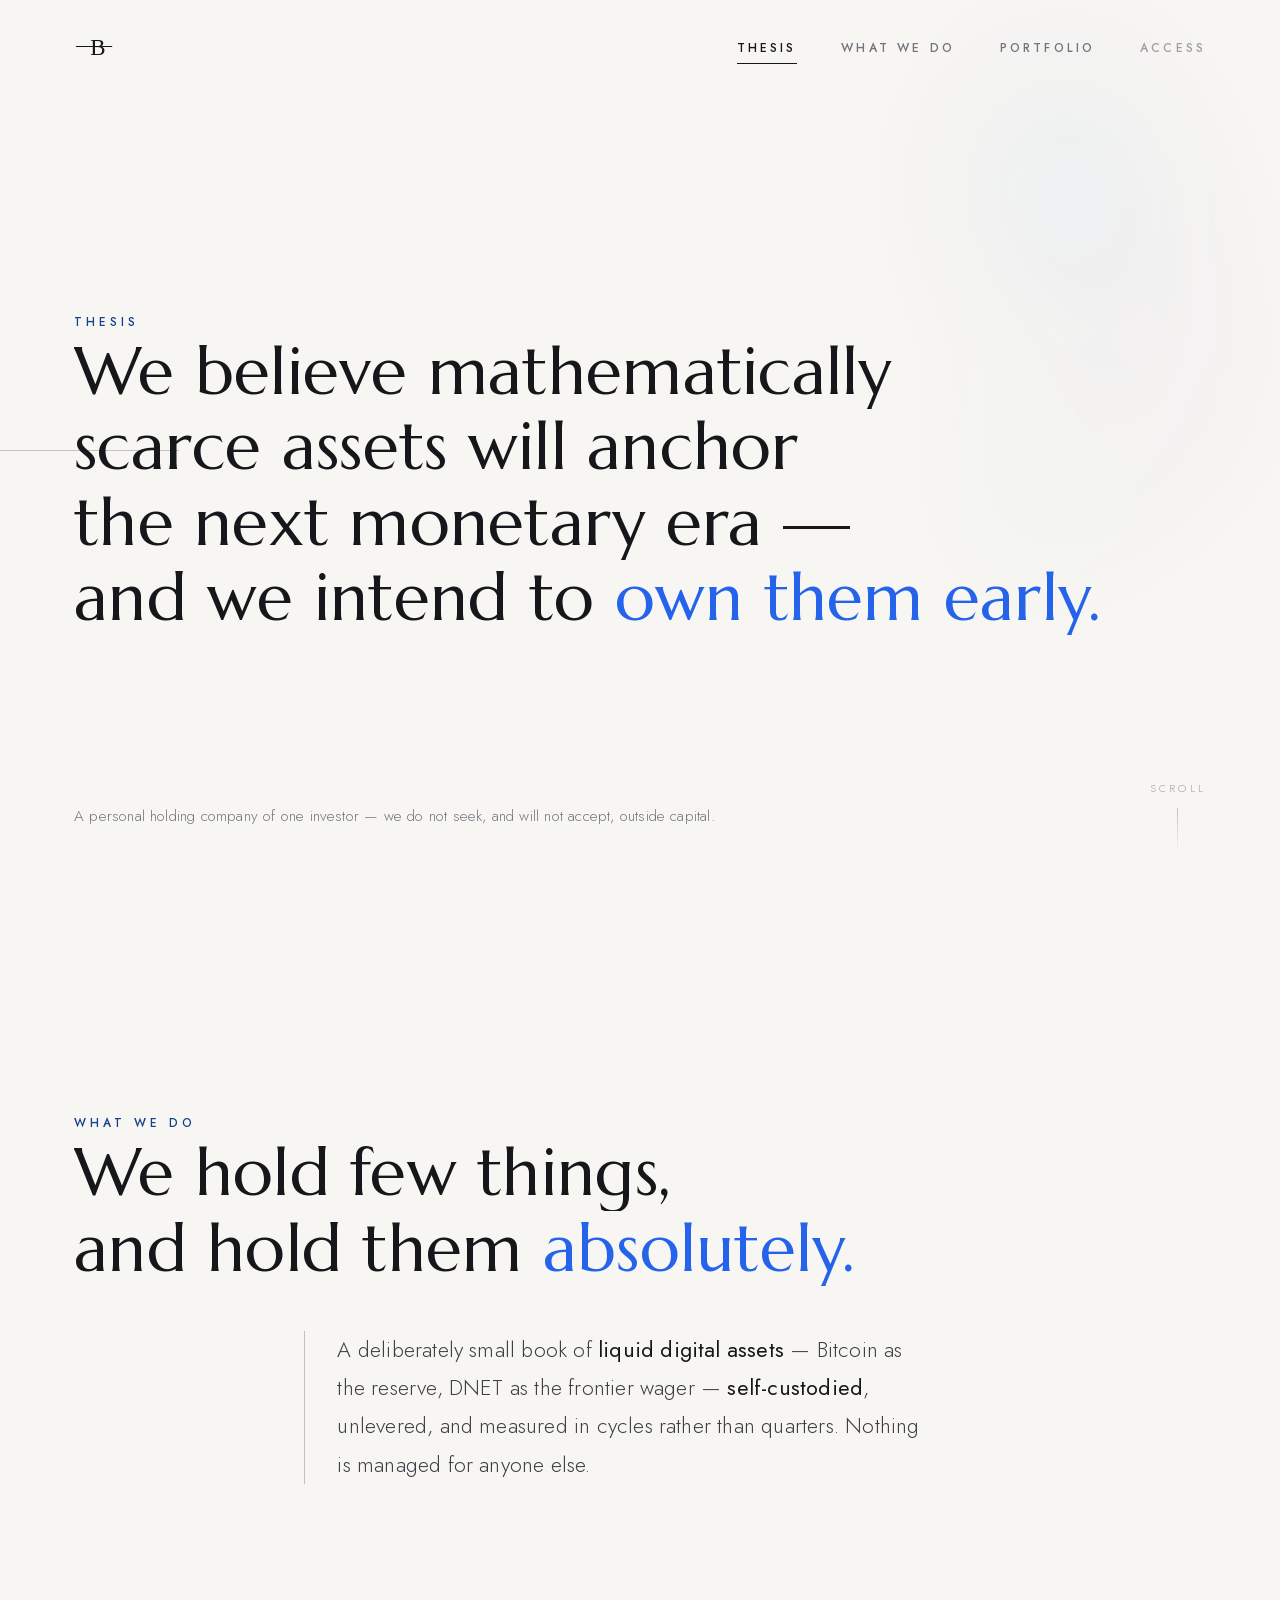
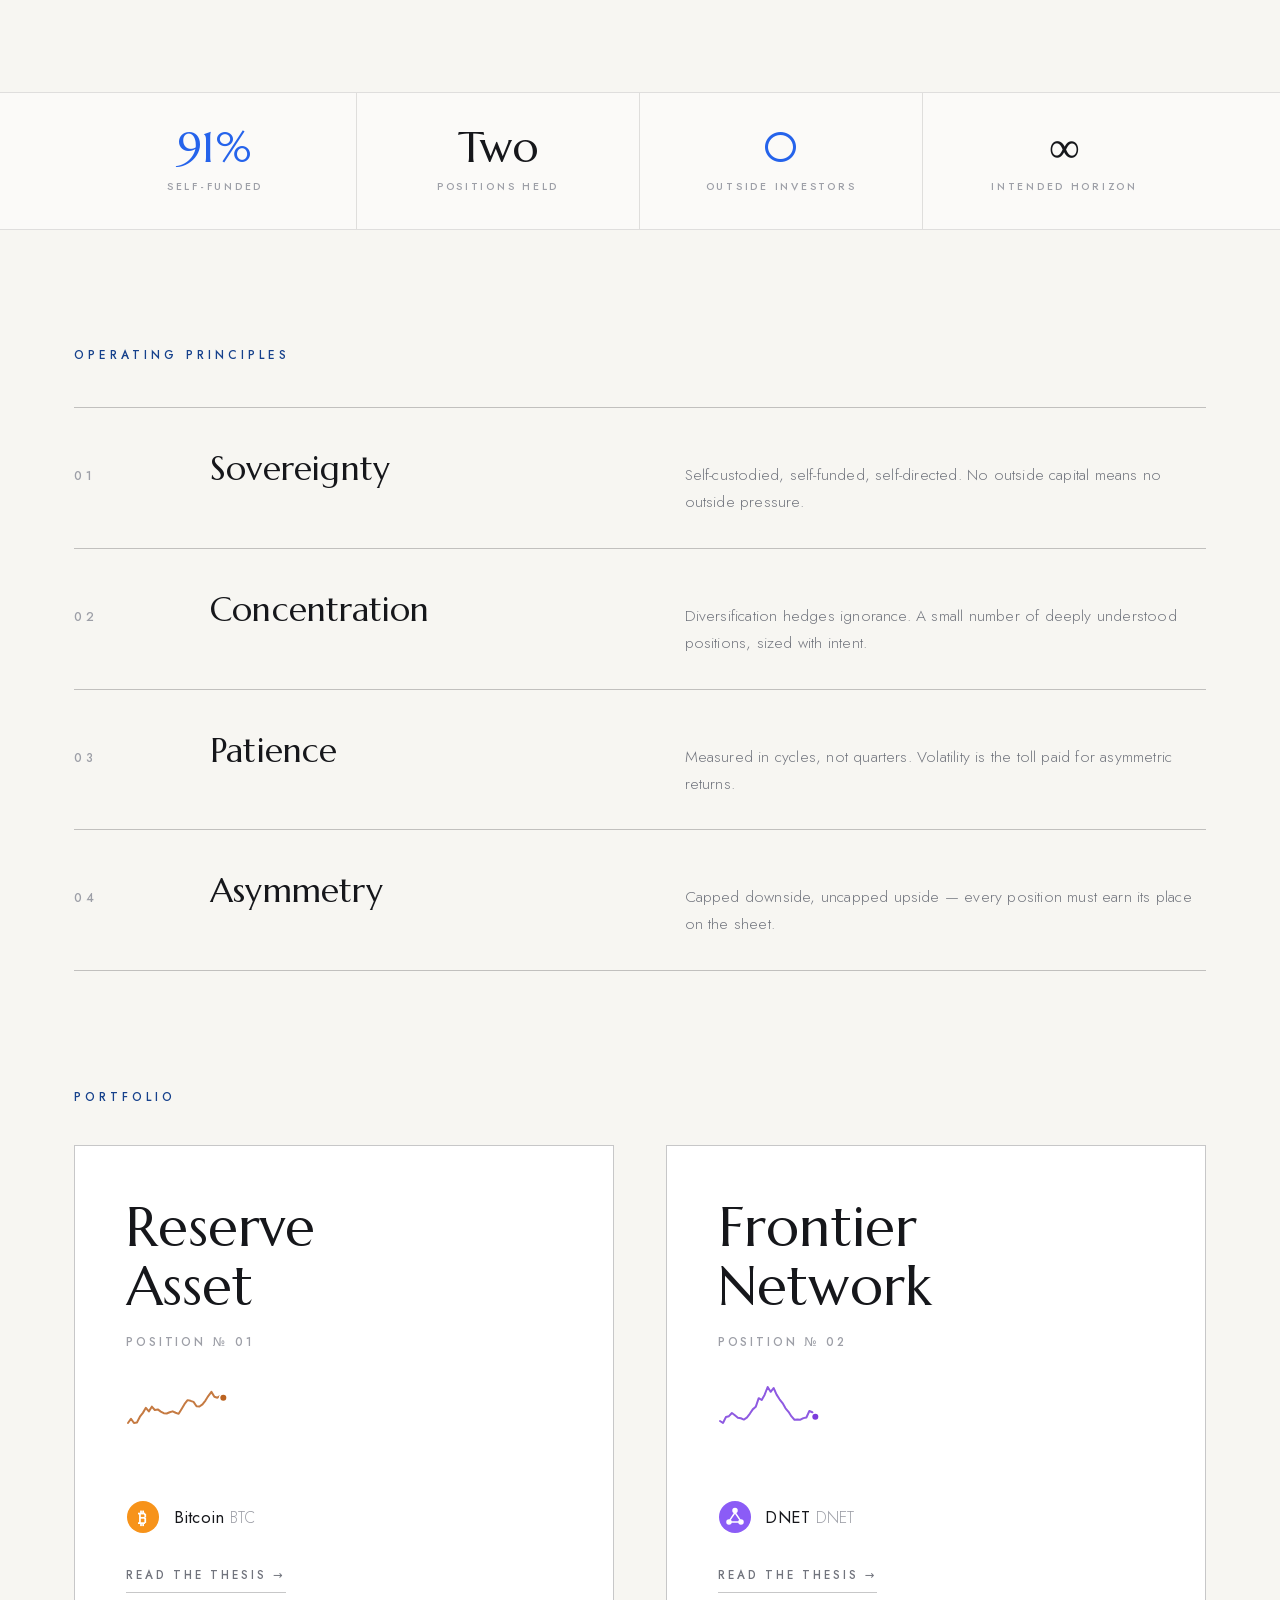
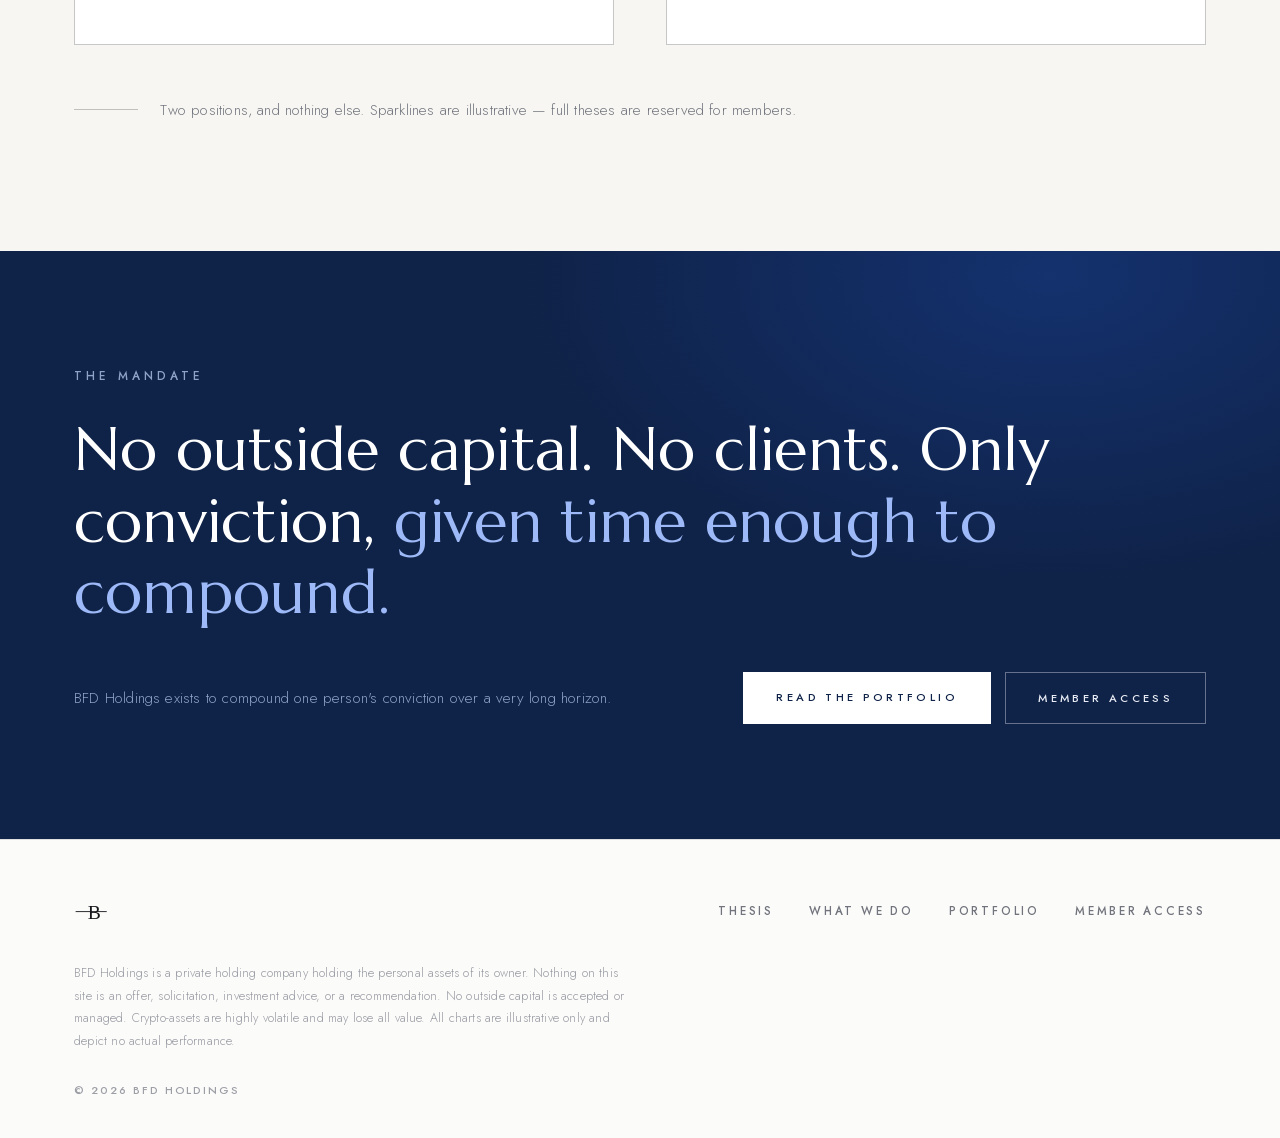
<file: index.html>
<!DOCTYPE html>
<html lang="en">
<head>
  <meta charset="UTF-8" />
  <meta name="viewport" content="width=device-width, initial-scale=1.0" />
  <title>BFD Holdings — Private Holding Company</title>
  <meta name="description" content="BFD Holdings is a personal holding company. We believe mathematically scarce assets will anchor the next monetary era. We do not seek any outside capital." />
  <link rel="stylesheet" href="assets/css/fonts.css" />
  <link rel="stylesheet" href="assets/css/style.css" />
  <link rel="icon" href="data:image/svg+xml,<svg xmlns='http://www.w3.org/2000/svg' viewBox='0 0 32 32'><rect width='32' height='32' fill='%23f7f6f2'/><line x1='3' y1='16.5' x2='29' y2='16.5' stroke='%2316171b' stroke-width='1'/><text x='17' y='23' text-anchor='middle' font-family='Georgia,serif' font-size='17' fill='%2316171b'>B</text></svg>" />
</head>
<body>

  <!-- watercolor wash -->
  <div class="wash" aria-hidden="true"><i></i><i></i><i></i></div>

  <!-- ===================== NAV ===================== -->
  <nav class="nav" id="nav">
    <div class="wrap nav__inner">
      <a href="index.html" class="brand" aria-label="BFD Holdings">
        <svg viewBox="0 0 44 44" fill="none" aria-hidden="true">
          <line x1="2" y1="21.5" x2="40" y2="21.5" stroke="currentColor" stroke-width="1.1"/>
          <text x="25" y="30" text-anchor="middle" font-family="Georgia,serif" font-size="24" fill="currentColor">B</text>
        </svg>
      </a>
      <ul class="nav__links">
        <li><a href="#thesis">Thesis</a></li>
        <li><a href="#what">What we do</a></li>
        <li><a href="portfolio.html">Portfolio</a></li>
        <li><a href="#" class="is-lock" data-unlock>Access</a></li>
      </ul>
      <button class="burger" id="burger" aria-label="Menu"><span></span><span></span><span></span></button>
    </div>
  </nav>

  <div class="mobile-nav" id="mobile-nav">
    <a href="#thesis">Thesis</a>
    <a href="#what">What we do</a>
    <a href="portfolio.html">Portfolio</a>
    <a href="#" data-unlock>Access</a>
  </div>

  <!-- ===================== 01 · THESIS ===================== -->
  <header class="stmt stmt--hero" id="thesis">
    <span class="edge-rule" aria-hidden="true"></span>
    <div class="wrap">
      <span class="label label--blue">Thesis</span>
      <h1 class="stmt__title">
        <span class="line"><span>We believe mathematically</span></span>
        <span class="line"><span>scarce assets will anchor</span></span>
        <span class="line"><span>the next monetary era —</span></span>
        <span class="line"><span>and we intend to <span class="hl">own them early.</span></span></span>
      </h1>
    </div>
    <div class="stmt__foot">
      <div class="wrap">
        <p class="footnote">A personal holding company of one investor — we do not seek, and will not accept, outside capital.</p>
        <span class="cue">Scroll<i></i></span>
      </div>
    </div>
  </header>

  <!-- ===================== 02 · WHAT WE DO ===================== -->
  <section class="stmt" id="what">
    <div class="wrap">
      <span class="label label--blue">What we do</span>
      <h2 class="stmt__title">
        <span class="line"><span>We hold few things,</span></span>
        <span class="line"><span>and hold them <span class="hl">absolutely.</span></span></span>
      </h2>
      <p class="stmt__body reveal">
        A deliberately small book of <b>liquid digital assets</b> — Bitcoin as the reserve,
        DNET as the frontier wager — <b>self-custodied</b>, unlevered, and measured in
        cycles rather than quarters. Nothing is managed for anyone else.
      </p>
    </div>
  </section>

  <!-- ===================== KPI LINE ===================== -->
  <div class="kpis">
    <div class="wrap kpis__inner">
      <div class="kpi"><div class="v"><span data-count="100" data-suf="%">100%</span></div><div class="k">Self-funded</div></div>
      <div class="kpi"><div class="v">Two</div><div class="k">Positions held</div></div>
      <div class="kpi"><div class="v"><span data-count="0">0</span></div><div class="k">Outside investors</div></div>
      <div class="kpi"><div class="v">∞</div><div class="k">Intended horizon</div></div>
    </div>
  </div>

  <!-- ===================== PRINCIPLES ===================== -->
  <section class="principles" id="principles">
    <div class="wrap">
      <span class="label label--blue">Operating principles</span>
      <div class="prow reveal">
        <span class="prow__no">01</span>
        <span class="prow__name">Sovereignty</span>
        <span class="prow__text">Self-custodied, self-funded, self-directed. No outside capital means no outside pressure.</span>
      </div>
      <div class="prow reveal" data-delay="60">
        <span class="prow__no">02</span>
        <span class="prow__name">Concentration</span>
        <span class="prow__text">Diversification hedges ignorance. A small number of deeply understood positions, sized with intent.</span>
      </div>
      <div class="prow reveal" data-delay="120">
        <span class="prow__no">03</span>
        <span class="prow__name">Patience</span>
        <span class="prow__text">Measured in cycles, not quarters. Volatility is the toll paid for asymmetric returns.</span>
      </div>
      <div class="prow reveal" data-delay="180">
        <span class="prow__no">04</span>
        <span class="prow__name">Asymmetry</span>
        <span class="prow__text">Capped downside, uncapped upside — every position must earn its place on the sheet.</span>
      </div>
    </div>
  </section>

  <!-- ===================== PORTFOLIO ===================== -->
  <section class="pf" id="portfolio" style="padding-top:0;">
    <div class="wrap">
      <span class="label label--blue">Portfolio</span>
      <div class="pf__grid">
        <a class="plate reveal" href="portfolio.html#btc">
          <h3 class="plate__title">Reserve<br>Asset</h3>
          <div class="plate__note">Position № 01</div>
          <canvas class="plate__spark" data-spark="btc" aria-hidden="true"></canvas>
          <div class="plate__assets">
            <span class="coin">
              <svg class="coin__ic" viewBox="0 0 34 34" aria-hidden="true"><circle cx="17" cy="17" r="16" fill="#f7931a"/><text x="17" y="23.5" text-anchor="middle" font-family="Georgia,serif" font-weight="700" font-size="17" fill="#fff">₿</text></svg>
              <span><span class="coin__name">Bitcoin</span><span class="coin__tkr">BTC</span></span>
            </span>
          </div>
          <span class="plate__cta">Read the thesis →</span>
        </a>

        <a class="plate reveal" data-delay="100" href="portfolio.html#dnet">
          <h3 class="plate__title">Frontier<br>Network</h3>
          <div class="plate__note">Position № 02</div>
          <canvas class="plate__spark" data-spark="dnet" aria-hidden="true"></canvas>
          <div class="plate__assets">
            <span class="coin">
              <svg class="coin__ic" viewBox="0 0 34 34" aria-hidden="true"><circle cx="17" cy="17" r="16" fill="#8b5cf6"/><g stroke="#fff" stroke-width="1.5" fill="#fff"><circle cx="17" cy="10.5" r="2"/><circle cx="11" cy="22" r="2"/><circle cx="23" cy="22" r="2"/><path d="M17 12.5l-5.2 7.6M17 12.5l5.2 7.6M13 22h8" fill="none"/></g></svg>
              <span><span class="coin__name">DNET</span><span class="coin__tkr">DNET</span></span>
            </span>
          </div>
          <span class="plate__cta">Read the thesis →</span>
        </a>
      </div>
      <p class="pf__footnote footnote">Two positions, and nothing else. Sparklines are illustrative — full theses are reserved for members.</p>
    </div>
  </section>

  <!-- ===================== MANDATE — navy band ===================== -->
  <section class="band" id="mandate">
    <div class="wrap band__inner">
      <span class="label">The mandate</span>
      <h2 class="band__title">No outside capital. No clients. Only conviction, <span class="hl">given time enough to compound.</span></h2>
      <div class="band__foot">
        <p class="footnote">BFD Holdings exists to compound one person's conviction over a very long horizon.</p>
        <div style="display:flex; gap:.9rem; flex-wrap:wrap;">
          <a href="portfolio.html" class="btn btn--light">Read the portfolio</a>
          <button class="btn btn--outline-light" data-unlock>Member access</button>
        </div>
      </div>
    </div>
  </section>

  <!-- ===================== FOOTER ===================== -->
  <footer class="footer">
    <div class="wrap">
      <div class="footer__row">
        <a href="index.html" class="brand" aria-label="BFD Holdings">
          <svg viewBox="0 0 44 44" fill="none" style="width:36px;height:36px;color:var(--ink);" aria-hidden="true">
            <line x1="2" y1="21.5" x2="40" y2="21.5" stroke="currentColor" stroke-width="1.1"/>
            <text x="25" y="30" text-anchor="middle" font-family="Georgia,serif" font-size="24" fill="currentColor">B</text>
          </svg>
        </a>
        <div class="footer__links">
          <a href="#thesis">Thesis</a>
          <a href="#what">What we do</a>
          <a href="portfolio.html">Portfolio</a>
          <a href="#" data-unlock>Member access</a>
        </div>
      </div>
      <p class="footer__disclaimer">
        BFD Holdings is a private holding company holding the personal assets of its owner.
        Nothing on this site is an offer, solicitation, investment advice, or a recommendation.
        No outside capital is accepted or managed. Crypto-assets are highly volatile and may
        lose all value. All charts are illustrative only and depict no actual performance.
      </p>
      <div class="footer__bottom">
        <p>© <span id="year">2026</span> BFD Holdings</p>
        <p class="footer__lock unlock-show" data-lock>Sign out of member access</p>
      </div>
    </div>
  </footer>

  <!-- shared unlock modal -->
  <div class="modal" id="paywall-modal" aria-hidden="true">
    <div class="modal__backdrop" data-close></div>
    <div class="modal__card">
      <button class="modal__close" data-close aria-label="Close">×</button>
      <h3 class="modal__title">Member access</h3>
      <p class="modal__text">Enter your access code to unlock every thesis and allocation.</p>
      <form id="pw-form">
        <input class="modal__input" id="pw-input" type="text" placeholder="Access code" autocomplete="off" spellcheck="false" />
        <div class="modal__error" id="pw-error"></div>
        <button type="submit" class="btn" style="width:100%;">Unlock</button>
      </form>
      <p class="modal__hint">No code? <a href="mailto:access@bfdholdings.example">Request access →</a></p>
    </div>
  </div>

  <script src="assets/js/app.js"></script>
  <script src="assets/js/paywall.js"></script>
</body>
</html>
</file>
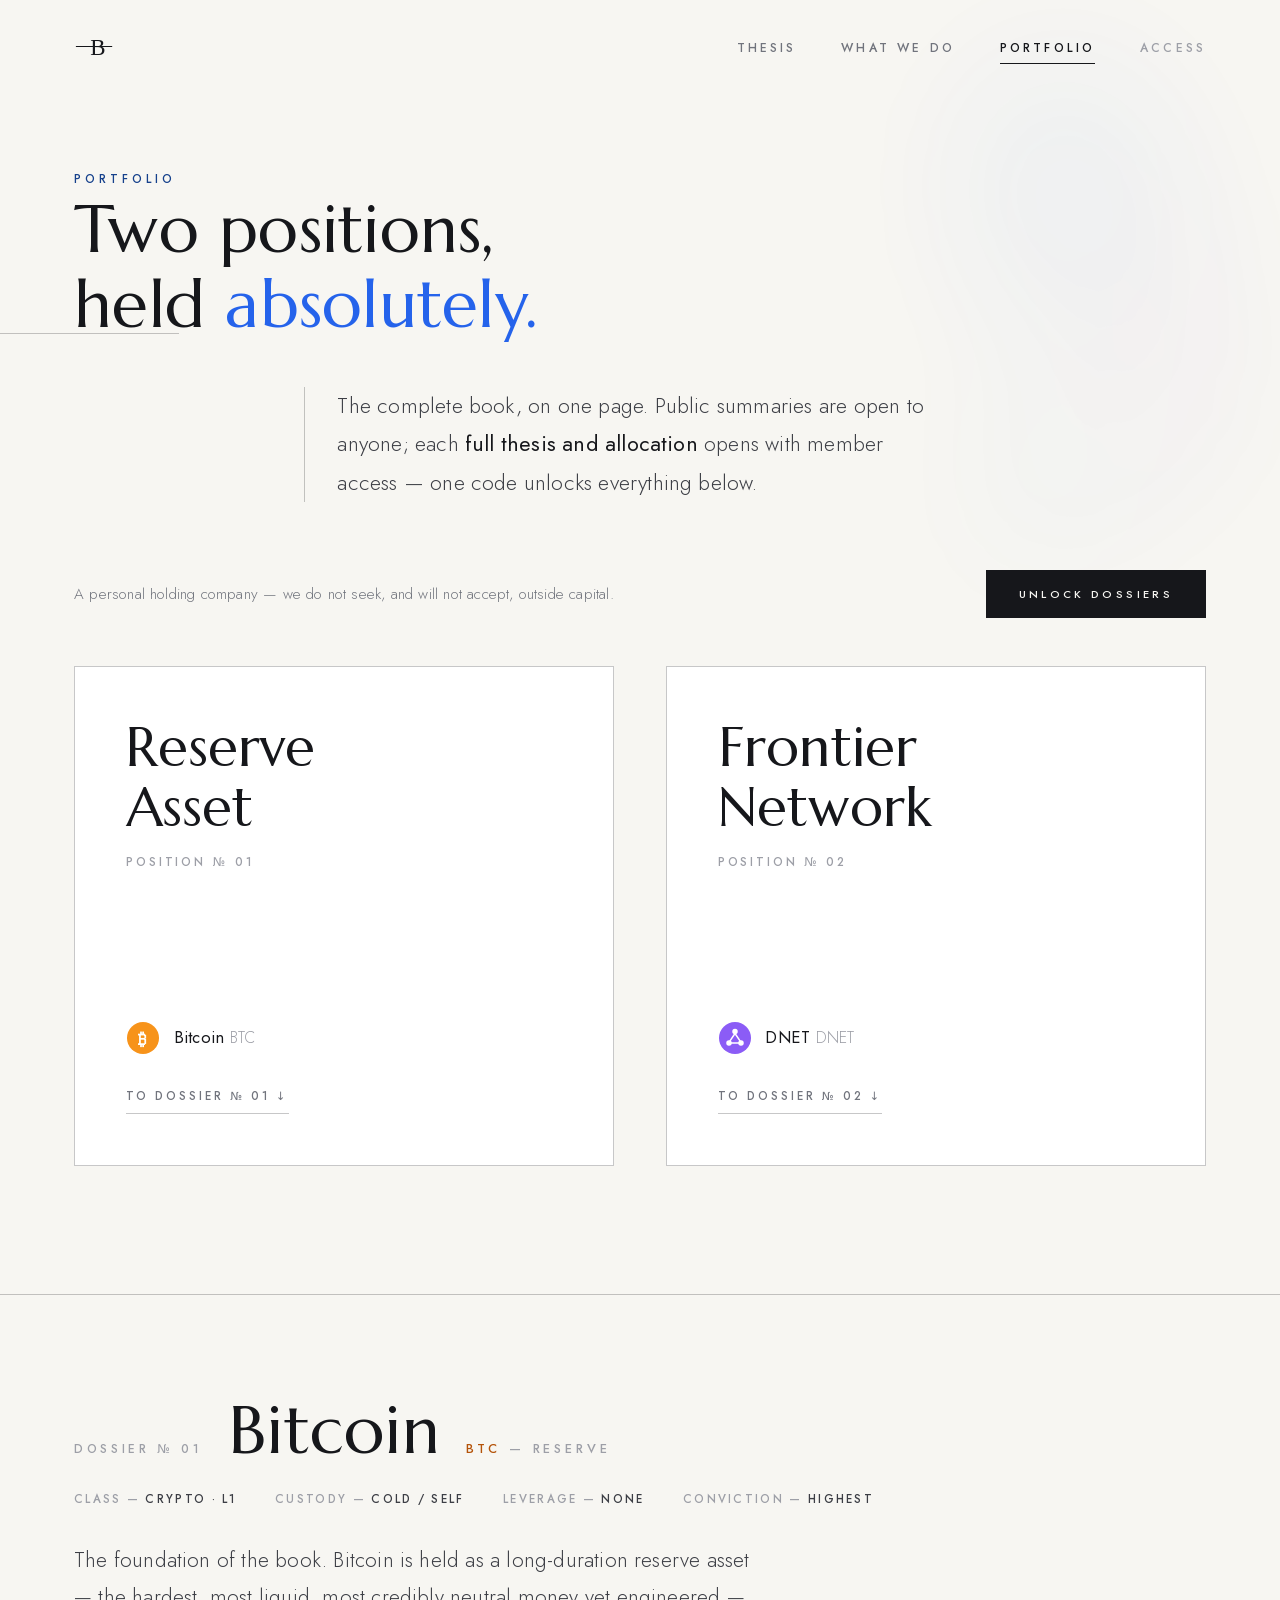
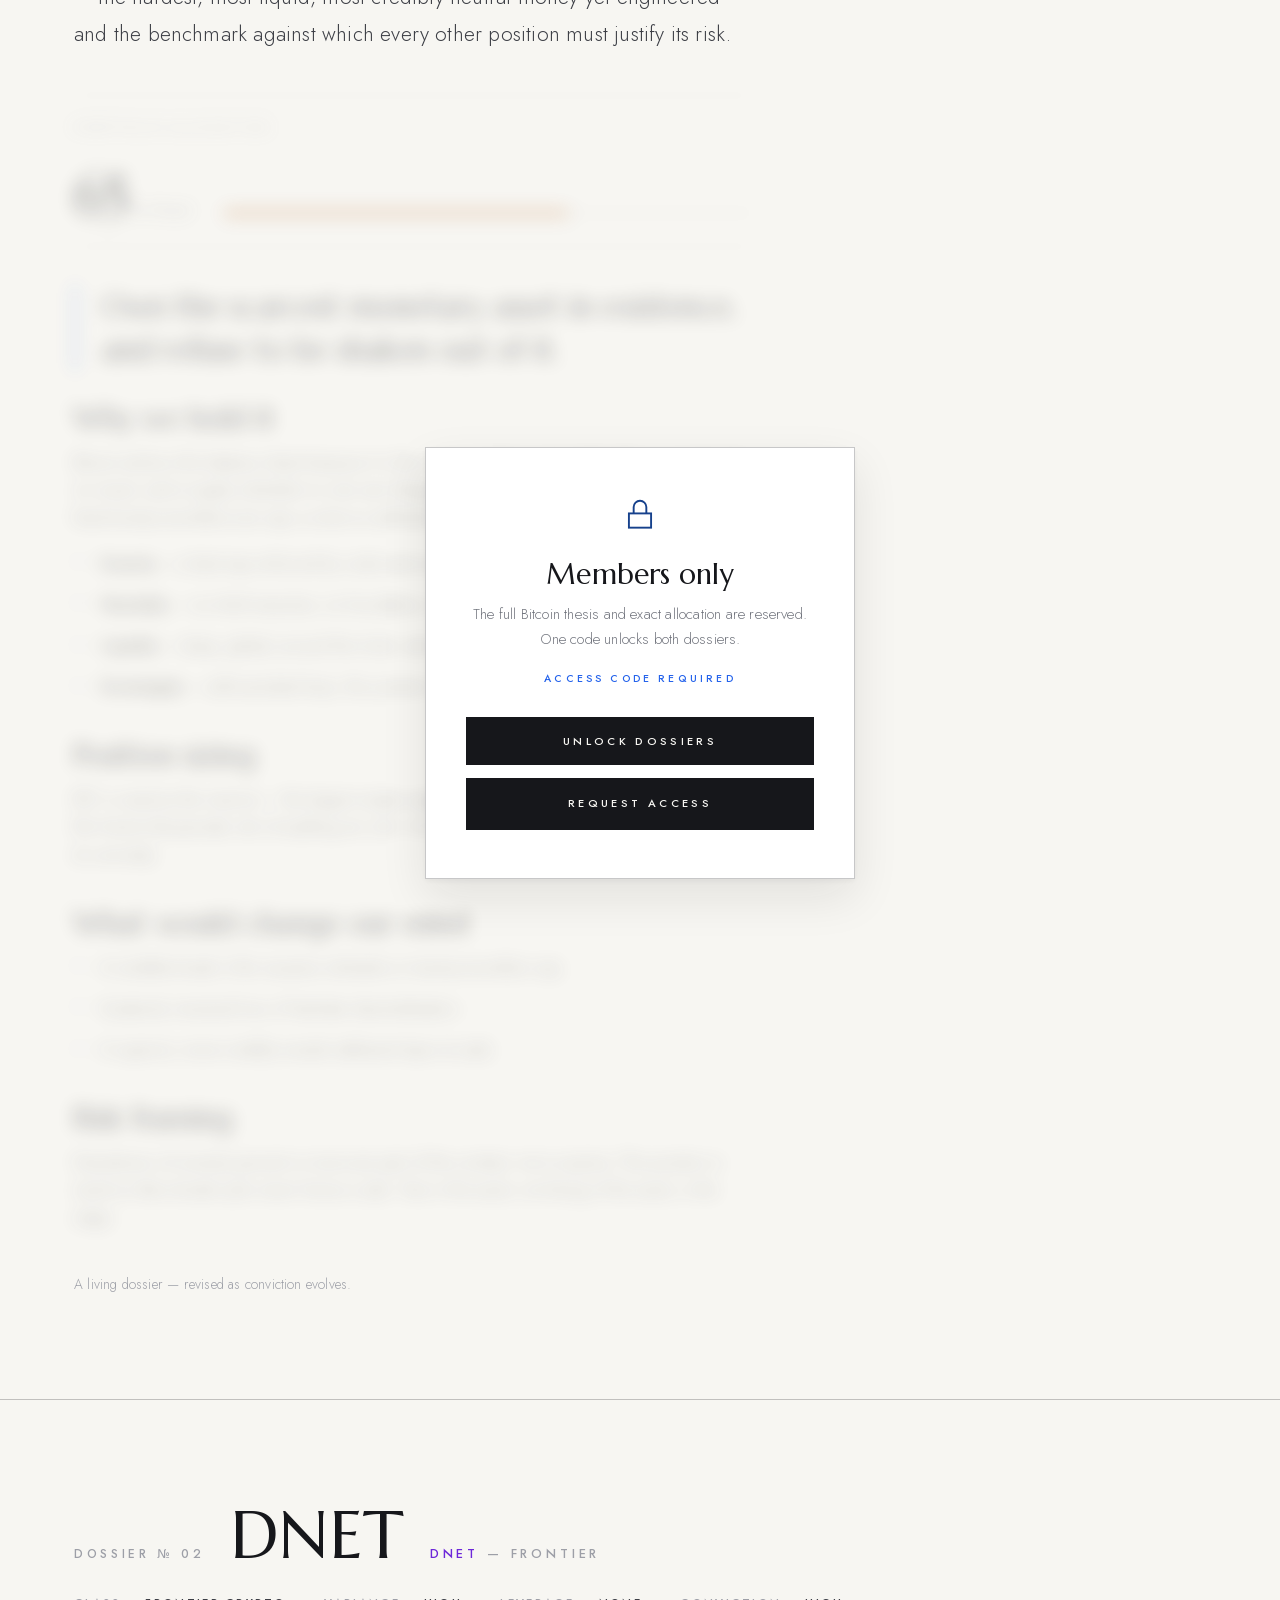
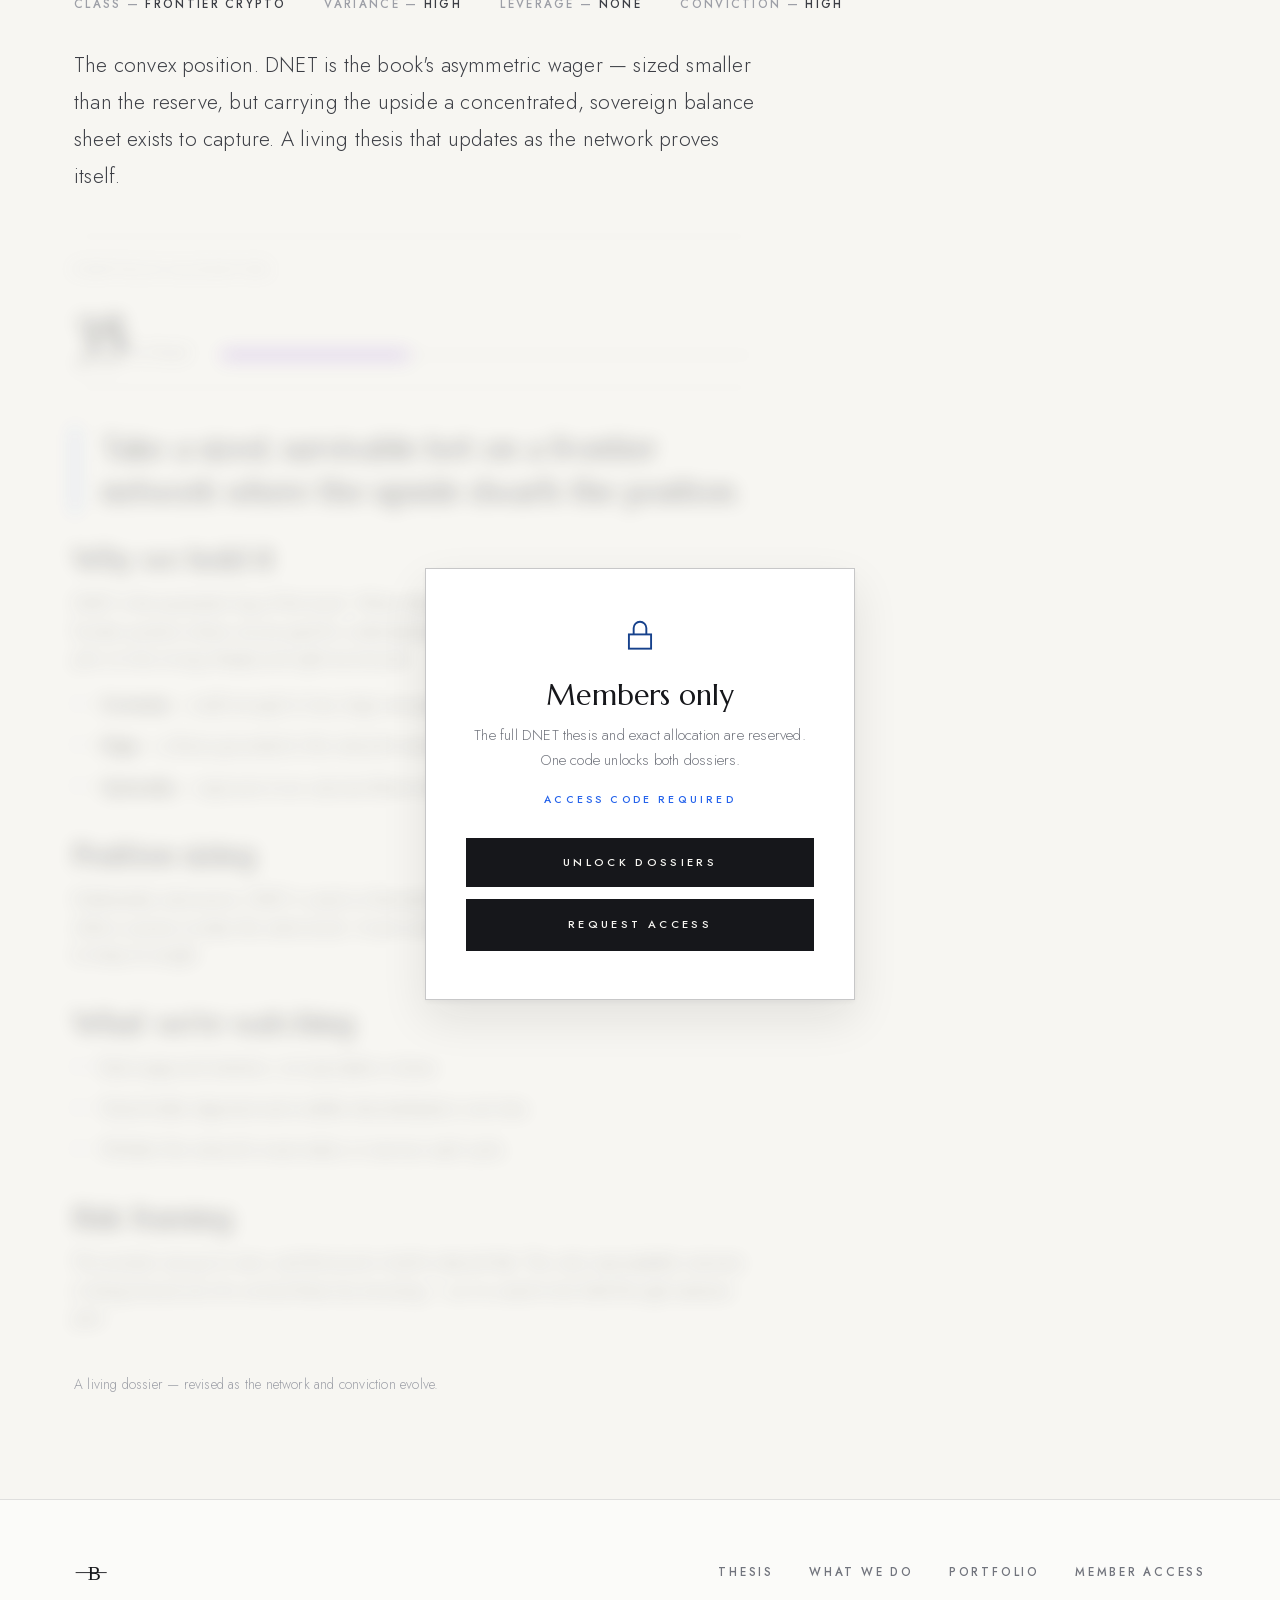
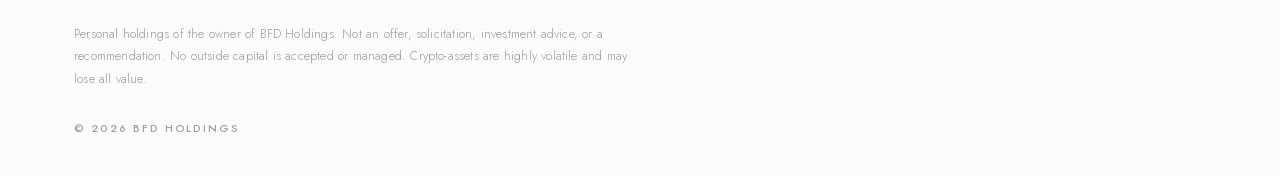
<file: portfolio.html>
<!DOCTYPE html>
<html lang="en">
<head>
  <meta charset="UTF-8" />
  <meta name="viewport" content="width=device-width, initial-scale=1.0" />
  <title>Portfolio — BFD Holdings</title>
  <meta name="description" content="The complete BFD Holdings portfolio on one page: Bitcoin and DNET. Public summaries open; full theses and allocations reserved for members." />
  <link rel="stylesheet" href="assets/css/fonts.css" />
  <link rel="stylesheet" href="assets/css/style.css" />
  <link rel="icon" href="data:image/svg+xml,<svg xmlns='http://www.w3.org/2000/svg' viewBox='0 0 32 32'><rect width='32' height='32' fill='%23f7f6f2'/><line x1='3' y1='16.5' x2='29' y2='16.5' stroke='%2316171b' stroke-width='1'/><text x='17' y='23' text-anchor='middle' font-family='Georgia,serif' font-size='17' fill='%2316171b'>B</text></svg>" />
</head>
<body>

  <!-- watercolor wash -->
  <div class="wash" aria-hidden="true"><i></i><i></i><i></i></div>

  <!-- ===================== NAV ===================== -->
  <nav class="nav" id="nav">
    <div class="wrap nav__inner">
      <a href="index.html" class="brand" aria-label="BFD Holdings">
        <svg viewBox="0 0 44 44" fill="none" aria-hidden="true">
          <line x1="2" y1="21.5" x2="40" y2="21.5" stroke="currentColor" stroke-width="1.1"/>
          <text x="25" y="30" text-anchor="middle" font-family="Georgia,serif" font-size="24" fill="currentColor">B</text>
        </svg>
      </a>
      <ul class="nav__links">
        <li><a href="index.html#thesis">Thesis</a></li>
        <li><a href="index.html#what">What we do</a></li>
        <li><a href="portfolio.html" class="active">Portfolio</a></li>
        <li><a href="#" class="is-lock" data-unlock>Access</a></li>
      </ul>
      <button class="burger" id="burger" aria-label="Menu"><span></span><span></span><span></span></button>
    </div>
  </nav>
  <div class="mobile-nav" id="mobile-nav">
    <a href="index.html#thesis">Thesis</a>
    <a href="index.html#what">What we do</a>
    <a href="portfolio.html">Portfolio</a>
    <a href="#" data-unlock>Access</a>
  </div>

  <!-- ===================== HEADER ===================== -->
  <header class="stmt" style="min-height:74svh;" id="top">
    <span class="edge-rule" aria-hidden="true"></span>
    <div class="wrap">
      <span class="label label--blue">Portfolio</span>
      <h1 class="stmt__title">
        <span class="line"><span>Two positions,</span></span>
        <span class="line"><span>held <span class="hl">absolutely.</span></span></span>
      </h1>
      <p class="stmt__body reveal">
        The complete book, on one page. Public summaries are open to anyone;
        each <b>full thesis and allocation</b> opens with member access —
        one code unlocks everything below.
      </p>
    </div>
    <div class="stmt__foot">
      <div class="wrap">
        <p class="footnote">A personal holding company — we do not seek, and will not accept, outside capital.</p>
        <button class="btn" data-unlock>Unlock dossiers</button>
      </div>
    </div>
  </header>

  <!-- ===================== PLATES ===================== -->
  <section class="pf" style="padding-top:0;">
    <div class="wrap">
      <div class="pf__grid">
        <a class="plate reveal" href="#btc">
          <h3 class="plate__title">Reserve<br>Asset</h3>
          <div class="plate__note">Position № 01</div>
          <div class="plate__assets">
            <span class="coin">
              <svg class="coin__ic" viewBox="0 0 34 34" aria-hidden="true"><circle cx="17" cy="17" r="16" fill="#f7931a"/><text x="17" y="23.5" text-anchor="middle" font-family="Georgia,serif" font-weight="700" font-size="17" fill="#fff">₿</text></svg>
              <span><span class="coin__name">Bitcoin</span><span class="coin__tkr">BTC</span></span>
            </span>
          </div>
          <span class="plate__cta">To dossier № 01 ↓</span>
        </a>
        <a class="plate reveal" data-delay="100" href="#dnet">
          <h3 class="plate__title">Frontier<br>Network</h3>
          <div class="plate__note">Position № 02</div>
          <div class="plate__assets">
            <span class="coin">
              <svg class="coin__ic" viewBox="0 0 34 34" aria-hidden="true"><circle cx="17" cy="17" r="16" fill="#8b5cf6"/><g stroke="#fff" stroke-width="1.5" fill="#fff"><circle cx="17" cy="10.5" r="2"/><circle cx="11" cy="22" r="2"/><circle cx="23" cy="22" r="2"/><path d="M17 12.5l-5.2 7.6M17 12.5l5.2 7.6M13 22h8" fill="none"/></g></svg>
              <span><span class="coin__name">DNET</span><span class="coin__tkr">DNET</span></span>
            </span>
          </div>
          <span class="plate__cta">To dossier № 02 ↓</span>
        </a>
      </div>
    </div>
  </section>

  <!-- ===================== DOSSIER № 01 — BITCOIN ===================== -->
  <section class="entry entry--btc" id="btc">
    <div class="wrap">
      <div class="entry__head reveal">
        <span class="entry__no">Dossier № 01</span>
        <h2 class="entry__name">Bitcoin</h2>
        <span class="entry__tkr"><b>BTC</b> — Reserve</span>
      </div>
      <div class="entry__meta reveal">
        <span class="m">Class — <b>Crypto · L1</b></span>
        <span class="m">Custody — <b>Cold / self</b></span>
        <span class="m">Leverage — <b>None</b></span>
        <span class="m">Conviction — <b>Highest</b></span>
      </div>
      <p class="entry__teaser reveal">
        The foundation of the book. Bitcoin is held as a long-duration reserve asset —
        the hardest, most liquid, most credibly neutral money yet engineered — and the
        benchmark against which every other position must justify its risk.
      </p>

      <div class="premium reveal">
        <div class="premium__inner">
          <!-- ===========================================================
               EDIT YOUR BITCOIN THESIS BELOW. Plain HTML — update freely.
               =========================================================== -->
          <div class="prose">
            <div class="alloc" style="--accent: var(--btc);">
              <span class="alloc__label">Portfolio allocation</span>
              <span class="alloc__val">65<small>% of book</small></span>
              <span class="alloc__bar"><span class="alloc__fill" style="width:65%"></span></span>
            </div>

            <blockquote>Own the scarcest monetary asset in existence, and refuse to be shaken out of it.</blockquote>

            <h3>Why we hold it</h3>
            <p>
              Bitcoin anchors this balance sheet because it is the only asset that can be
              held with no counterparty, no issuer, and a supply schedule no one can change.
              In a world of expanding balance sheets, a fixed twenty-one-million-coin cap is
              a bet on arithmetic over politics.
            </p>
            <ul>
              <li><b>Scarcity</b> — a hard cap enforced by code and consensus, not promises.</li>
              <li><b>Neutrality</b> — no chief executive, no foundation, no jurisdiction to capture.</li>
              <li><b>Liquidity</b> — deep, global, around the clock; exit is always available.</li>
              <li><b>Sovereignty</b> — self-custodied keys; the position is ours, fully.</li>
            </ul>

            <h3>Position sizing</h3>
            <p>
              BTC is sized as the reserve — the largest single weight in the book — precisely
              because it carries the lowest idiosyncratic risk of anything we own. It is the
              benchmark; DNET must out-earn it to justify its convexity.
            </p>

            <h3>What would change our mind</h3>
            <ul>
              <li>A credible break in the issuance schedule or twenty-one-million cap.</li>
              <li>Sustained, structural loss of hashrate decentralisation.</li>
              <li>A superior, more credibly neutral settlement layer at scale.</li>
            </ul>

            <h3>Risk framing</h3>
            <p>
              Drawdowns of seventy percent or more are part of the contract, not a surprise.
              The position is sized so that a brutal cycle never forces a sale. Time in the
              asset, not timing of the asset, is the edge.
            </p>
          </div>
          <!-- ===================== END EDITABLE THESIS ===================== -->
        </div>

        <div class="paywall">
          <div class="paywall__card">
            <div class="paywall__icon"><svg viewBox="0 0 24 24" fill="none" stroke="currentColor" stroke-width="1.2"><rect x="5" y="11" width="14" height="9"/><path d="M8 11V7a4 4 0 0 1 8 0v4"/></svg></div>
            <h3 class="paywall__title">Members only</h3>
            <p class="paywall__text">The full Bitcoin thesis and exact allocation are reserved. One code unlocks both dossiers.</p>
            <div class="paywall__price">Access code required</div>
            <div class="paywall__actions">
              <button class="btn" data-unlock>Unlock dossiers</button>
              <a class="btn" href="mailto:access@bfdholdings.example?subject=BFD%20Holdings%20member%20access">Request access</a>
            </div>
          </div>
        </div>
      </div>

      <p class="update-stamp reveal">A living dossier — revised as conviction evolves.</p>
    </div>
  </section>

  <!-- ===================== DOSSIER № 02 — DNET ===================== -->
  <section class="entry entry--dnet" id="dnet">
    <div class="wrap">
      <div class="entry__head reveal">
        <span class="entry__no">Dossier № 02</span>
        <h2 class="entry__name">DNET</h2>
        <span class="entry__tkr"><b>DNET</b> — Frontier</span>
      </div>
      <div class="entry__meta reveal">
        <span class="m">Class — <b>Frontier crypto</b></span>
        <span class="m">Variance — <b>High</b></span>
        <span class="m">Leverage — <b>None</b></span>
        <span class="m">Conviction — <b>High</b></span>
      </div>
      <p class="entry__teaser reveal">
        The convex position. DNET is the book's asymmetric wager — sized smaller than the
        reserve, but carrying the upside a concentrated, sovereign balance sheet exists to
        capture. A living thesis that updates as the network proves itself.
      </p>

      <div class="premium reveal">
        <div class="premium__inner">
          <!-- ===========================================================
               EDIT YOUR DNET THESIS BELOW. Plain HTML — update freely.
               =========================================================== -->
          <div class="prose">
            <div class="alloc" style="--accent: var(--dnet);">
              <span class="alloc__label">Portfolio allocation</span>
              <span class="alloc__val">35<small>% of book</small></span>
              <span class="alloc__bar"><span class="alloc__fill" style="width:35%"></span></span>
            </div>

            <blockquote>Take a sized, survivable bet on a frontier network where the upside dwarfs the position.</blockquote>

            <h3>Why we hold it</h3>
            <p>
              DNET is the asymmetric leg of the book. Where Bitcoin is the reserve, DNET is
              the wager — a frontier position where we are paid for understanding something
              the market has not fully priced. Its job is to be wrong cheaply and right
              enormously.
            </p>
            <ul>
              <li><b>Convexity</b> — small enough to lose, large enough to matter if it works.</li>
              <li><b>Edge</b> — a thesis grounded in the network's mechanics, not the narrative.</li>
              <li><b>Optionality</b> — exposure to an outcome Bitcoin alone cannot provide.</li>
            </ul>

            <h3>Position sizing</h3>
            <p>
              Deliberately sub-reserve. DNET is sized so that total loss is survivable and
              never threatens the core, while a success re-rates the entire book. It must
              continually out-earn Bitcoin on a risk-adjusted basis to keep its weight.
            </p>

            <h3>What we're watching</h3>
            <ul>
              <li>Real usage and retention, not speculative volume.</li>
              <li>Token-holder alignment and credible decentralisation over time.</li>
              <li>Whether the network's moat widens or narrows each cycle.</li>
            </ul>

            <h3>Risk framing</h3>
            <p>
              This position can go to zero, and the book is built to absorb that. The only
              unacceptable outcome is being forced out of a correct thesis by mis-sizing —
              so it is sized to be held through maximum pain.
            </p>
          </div>
          <!-- ===================== END EDITABLE THESIS ===================== -->
        </div>

        <div class="paywall">
          <div class="paywall__card">
            <div class="paywall__icon"><svg viewBox="0 0 24 24" fill="none" stroke="currentColor" stroke-width="1.2"><rect x="5" y="11" width="14" height="9"/><path d="M8 11V7a4 4 0 0 1 8 0v4"/></svg></div>
            <h3 class="paywall__title">Members only</h3>
            <p class="paywall__text">The full DNET thesis and exact allocation are reserved. One code unlocks both dossiers.</p>
            <div class="paywall__price">Access code required</div>
            <div class="paywall__actions">
              <button class="btn" data-unlock>Unlock dossiers</button>
              <a class="btn" href="mailto:access@bfdholdings.example?subject=BFD%20Holdings%20member%20access">Request access</a>
            </div>
          </div>
        </div>
      </div>

      <p class="update-stamp reveal">A living dossier — revised as the network and conviction evolve.</p>
    </div>
  </section>

  <!-- ===================== FOOTER ===================== -->
  <footer class="footer">
    <div class="wrap">
      <div class="footer__row">
        <a href="index.html" class="brand" aria-label="BFD Holdings">
          <svg viewBox="0 0 44 44" fill="none" style="width:36px;height:36px;color:var(--ink);" aria-hidden="true">
            <line x1="2" y1="21.5" x2="40" y2="21.5" stroke="currentColor" stroke-width="1.1"/>
            <text x="25" y="30" text-anchor="middle" font-family="Georgia,serif" font-size="24" fill="currentColor">B</text>
          </svg>
        </a>
        <div class="footer__links">
          <a href="index.html#thesis">Thesis</a>
          <a href="index.html#what">What we do</a>
          <a href="portfolio.html">Portfolio</a>
          <a href="#" data-unlock>Member access</a>
        </div>
      </div>
      <p class="footer__disclaimer">
        Personal holdings of the owner of BFD Holdings. Not an offer, solicitation,
        investment advice, or a recommendation. No outside capital is accepted or managed.
        Crypto-assets are highly volatile and may lose all value.
      </p>
      <div class="footer__bottom">
        <p>© <span id="year">2026</span> BFD Holdings</p>
        <p class="footer__lock unlock-show" data-lock>Sign out of member access</p>
      </div>
    </div>
  </footer>

  <!-- shared unlock modal -->
  <div class="modal" id="paywall-modal" aria-hidden="true">
    <div class="modal__backdrop" data-close></div>
    <div class="modal__card">
      <button class="modal__close" data-close aria-label="Close">×</button>
      <h3 class="modal__title">Member access</h3>
      <p class="modal__text">Enter your access code to unlock every thesis and allocation.</p>
      <form id="pw-form">
        <input class="modal__input" id="pw-input" type="text" placeholder="Access code" autocomplete="off" spellcheck="false" />
        <div class="modal__error" id="pw-error"></div>
        <button type="submit" class="btn" style="width:100%;">Unlock</button>
      </form>
      <p class="modal__hint">No code? <a href="mailto:access@bfdholdings.example">Request access →</a></p>
    </div>
  </div>

  <script src="assets/js/app.js"></script>
  <script src="assets/js/paywall.js"></script>
</body>
</html>
</file>
<file: assets/css/fonts.css>
@font-face {
  font-family: 'Jost';
  font-style: normal;
  font-weight: 300;
  font-display: swap;
  src: url('../fonts/Jost-300.woff2') format('woff2');
}
@font-face {
  font-family: 'Jost';
  font-style: normal;
  font-weight: 400;
  font-display: swap;
  src: url('../fonts/Jost-400.woff2') format('woff2');
}
@font-face {
  font-family: 'Jost';
  font-style: normal;
  font-weight: 500;
  font-display: swap;
  src: url('../fonts/Jost-500.woff2') format('woff2');
}
@font-face {
  font-family: 'Marcellus';
  font-style: normal;
  font-weight: 400;
  font-display: swap;
  src: url('../fonts/Marcellus-400.woff2') format('woff2');
}
</file>
<file: assets/css/style.css>
/* =============================================================
   BFD HOLDINGS — Private Holding Company
   v8 · paper statement · warm white / ink / royal blue
   ============================================================= */

:root {
  --paper:   #f7f6f2;
  --card:    #ffffff;
  --ink:     #16171b;
  --ink-2:   #3c3e45;
  --grey:    #71747d;
  --faint:   #9d9fa7;
  --hair:    rgba(22,23,27,.12);
  --hair-2:  rgba(22,23,27,.24);

  --blue:    #16418c;     /* brand deep blue  */
  --blue-br: #2563eb;     /* bright accent    */
  --navy:    #0f2247;     /* dark band        */
  --navy-ink:#e8ecf5;
  --navy-dim:#8fa3c8;

  --btc:  #b45309;
  --dnet: #6d28d9;

  --display: 'Marcellus', Georgia, serif;
  --body: 'Jost', 'Century Gothic', system-ui, sans-serif;

  --max: 1260px;
  --pad: clamp(1.4rem, 5vw, 4rem);
  --ease: cubic-bezier(.22,.61,.36,1);
  --shadow: 0 2px 6px rgba(22,23,27,.05), 0 18px 44px rgba(22,23,27,.09);
}

*, *::before, *::after { box-sizing: border-box; margin: 0; padding: 0; }
html { scroll-behavior: smooth; -webkit-text-size-adjust: 100%; }

body {
  font-family: var(--body);
  font-weight: 300;
  background: var(--paper);
  color: var(--ink-2);
  line-height: 1.72;
  letter-spacing: .012em;
  overflow-x: hidden;
  -webkit-font-smoothing: antialiased;
}

::selection { background: rgba(37,99,235,.16); }
a { color: inherit; text-decoration: none; }
img, svg, video, canvas { display: block; max-width: 100%; }
button { font-family: inherit; cursor: pointer; background: none; border: none; color: inherit; }

h1, h2, h3 { font-family: var(--display); font-weight: 400; color: var(--ink); line-height: 1.13; letter-spacing: .004em; }

/* =============================================================
   WATERCOLOR WASH — faint blue light, top right
   ============================================================= */
.wash {
  position: fixed; top: -18%; right: -14%; width: 62vw; height: 110vh;
  z-index: 0; pointer-events: none; filter: blur(80px); opacity: .8;
  transition: transform 1.4s var(--ease);
}
.wash i { position: absolute; border-radius: 50%; }
.wash i:nth-child(1) {
  width: 48%; height: 50%; left: 26%; top: 10%;
  background: radial-gradient(closest-side, rgba(37,99,235,.10), transparent 70%);
  animation: drift1 30s ease-in-out infinite alternate;
}
.wash i:nth-child(2) {
  width: 36%; height: 58%; left: 44%; top: 24%;
  background: radial-gradient(closest-side, rgba(109,40,217,.06), transparent 70%);
  animation: drift2 38s ease-in-out infinite alternate;
}
.wash i:nth-child(3) {
  width: 26%; height: 38%; left: 34%; top: 46%;
  background: radial-gradient(closest-side, rgba(14,165,233,.07), transparent 70%);
  animation: drift3 24s ease-in-out infinite alternate;
}
@keyframes drift1 { to { transform: translate(-8%, 12%) scale(1.12); } }
@keyframes drift2 { to { transform: translate(6%, -9%) scale(.94); } }
@keyframes drift3 { to { transform: translate(-12%, -6%) scale(1.18); } }
@media (max-width: 760px) { .wash { width: 130vw; right: -50%; opacity: .6; } }

.nav, main, header, section, footer, .modal, .mobile-nav { position: relative; z-index: 2; }

/* =============================================================
   TYPE HELPERS
   ============================================================= */
.label {
  font-weight: 500; font-size: .74rem;
  letter-spacing: .34em; text-transform: uppercase;
  color: var(--grey);
}
.label--blue { color: var(--blue); }
.footnote { font-size: .95rem; font-weight: 300; color: var(--grey); }
.footnote b { color: var(--ink); font-weight: 400; }

.wrap { width: 100%; max-width: var(--max); margin-inline: auto; padding-inline: var(--pad); }

/* =============================================================
   NAV
   ============================================================= */
.nav { position: fixed; inset: 0 0 auto 0; z-index: 100; padding-block: 1.6rem; transition: background .4s, padding .4s, box-shadow .4s; }
.nav.scrolled { background: rgba(247,246,242,.9); backdrop-filter: blur(14px); padding-block: .95rem; box-shadow: 0 1px 0 var(--hair); }
.nav__inner { display: flex; align-items: center; justify-content: space-between; gap: 2rem; }

.brand { display: inline-flex; align-items: center; }
.brand svg { width: 42px; height: 42px; color: var(--ink); transition: color .3s; }
.brand:hover svg { color: var(--blue); }

.nav__links { display: flex; align-items: center; gap: clamp(1.6rem, 3.5vw, 3rem); list-style: none; }
.nav__links a {
  font-size: .76rem; font-weight: 500; letter-spacing: .26em; text-transform: uppercase;
  color: var(--grey); padding-bottom: .45rem; position: relative; transition: color .3s;
}
.nav__links a::after {
  content: ""; position: absolute; left: 0; bottom: 0; width: 100%; height: 1.5px;
  background: var(--ink); transform: scaleX(0); transform-origin: right;
  transition: transform .45s var(--ease);
}
.nav__links a:hover, .nav__links a.active { color: var(--ink); }
.nav__links a:hover::after, .nav__links a.active::after { transform: scaleX(1); transform-origin: left; }
.nav__links a.is-lock { color: var(--faint); }
.nav__links a.is-lock:hover { color: var(--grey); }

.burger { display: none; flex-direction: column; gap: 6px; padding: .5rem; }
.burger span { width: 26px; height: 1.5px; background: var(--ink); transition: .35s var(--ease); }
.burger.open span:nth-child(1) { transform: translateY(7.5px) rotate(45deg); }
.burger.open span:nth-child(2) { opacity: 0; }
.burger.open span:nth-child(3) { transform: translateY(-7.5px) rotate(-45deg); }

.mobile-nav {
  position: fixed; inset: 0; z-index: 90; background: rgba(247,246,242,.98); backdrop-filter: blur(14px);
  display: flex; flex-direction: column; align-items: center; justify-content: center; gap: 2.6rem;
  opacity: 0; pointer-events: none; transition: opacity .4s;
}
.mobile-nav.open { opacity: 1; pointer-events: auto; }
.mobile-nav a { font-family: var(--display); font-size: 1.9rem; color: var(--ink); }
.mobile-nav a:hover { color: var(--blue); }

/* =============================================================
   STATEMENT SECTIONS
   ============================================================= */
.stmt {
  min-height: 88svh;
  display: flex; flex-direction: column; justify-content: center;
  padding-block: clamp(5rem, 8vw, 7rem);
  position: relative;
}
.stmt--hero { min-height: 100svh; padding-top: clamp(7rem, 12vw, 9rem); }
.stmt .label { margin-bottom: 1.7rem; }

.stmt__title { font-size: clamp(2.1rem, 5.2vw, 4.3rem); max-width: 24ch; }
.stmt__title .line { display: block; overflow: hidden; }
.stmt__title .line > span { display: block; transform: translateY(112%); transition: transform 1.2s var(--ease); }
.stmt__title.is-visible .line:nth-child(1) > span { transition-delay: .05s; transform: none; }
.stmt__title.is-visible .line:nth-child(2) > span { transition-delay: .16s; transform: none; }
.stmt__title.is-visible .line:nth-child(3) > span { transition-delay: .27s; transform: none; }
.stmt__title.is-visible .line:nth-child(4) > span { transition-delay: .38s; transform: none; }
.stmt__title .hl { color: var(--blue-br); }

.stmt__body {
  margin-top: 2.8rem; margin-left: clamp(0rem, 18vw, 22rem);
  padding-left: 2rem; border-left: 1px solid var(--hair-2);
  font-size: clamp(1.05rem, 1.8vw, 1.35rem); font-weight: 300;
  color: var(--ink-2); max-width: 52ch; line-height: 1.78;
}
.stmt__body b { color: var(--ink); font-weight: 400; }

.stmt__foot { position: absolute; bottom: clamp(1.6rem, 4vw, 3rem); left: 0; right: 0; }
.stmt__foot .wrap { display: flex; justify-content: space-between; align-items: center; gap: 1rem; flex-wrap: wrap; }

.edge-rule { position: absolute; left: 0; top: 50%; width: clamp(4rem, 14vw, 15rem); height: 1px; background: var(--hair-2); }

.cue { display: inline-flex; flex-direction: column; align-items: center; gap: .6rem; color: var(--faint); font-size: .66rem; letter-spacing: .3em; text-transform: uppercase; }
.cue i { width: 1px; height: 44px; background: linear-gradient(var(--hair-2), transparent); animation: cue 2.2s ease-in-out infinite; }
@keyframes cue { 0%,100% { transform: scaleY(.4); opacity: .4 } 50% { transform: scaleY(1); opacity: 1 } }

/* =============================================================
   KPI LINE
   ============================================================= */
.kpis { border-block: 1px solid var(--hair); background: rgba(255,255,255,.5); }
.kpis__inner { display: flex; flex-wrap: wrap; gap: 1rem 0; }
.kpi { flex: 1 1 160px; text-align: center; padding: 2rem 1rem; border-right: 1px solid var(--hair); }
.kpi:last-child { border-right: 0; }
.kpi .v { font-family: var(--display); font-size: clamp(1.9rem, 3.4vw, 2.7rem); color: var(--ink); line-height: 1.05; }
.kpi .v span { color: var(--blue-br); }
.kpi .k { font-size: .66rem; font-weight: 500; letter-spacing: .26em; text-transform: uppercase; color: var(--faint); margin-top: .5rem; }

/* =============================================================
   PRINCIPLES — index rows
   ============================================================= */
.principles { padding-block: clamp(5rem, 9vw, 8rem); }
.principles .label { display: block; margin-bottom: 2.6rem; }
.prow {
  display: grid; grid-template-columns: 6rem 1fr 1.2fr; gap: 1.4rem 2.5rem; align-items: baseline;
  padding-block: 2rem; border-top: 1px solid var(--hair-2);
  transition: padding-left .5s var(--ease), background .5s;
}
.prow:last-child { border-bottom: 1px solid var(--hair-2); }
.prow:hover { padding-left: 1rem; background: rgba(255,255,255,.6); }
.prow__no { font-size: .76rem; font-weight: 500; letter-spacing: .3em; color: var(--faint); }
.prow:hover .prow__no { color: var(--blue-br); }
.prow__name { font-family: var(--display); font-size: clamp(1.5rem, 3vw, 2.1rem); color: var(--ink); }
.prow__text { color: var(--grey); font-size: .98rem; max-width: 52ch; }

/* =============================================================
   PORTFOLIO — thin plates on paper
   ============================================================= */
.pf { padding-block: clamp(5.5rem, 10vw, 9rem); }
.pf .label { display: block; margin-bottom: 2.4rem; }
.pf__grid { display: grid; grid-template-columns: 1fr 1fr; gap: clamp(1.6rem, 4vw, 3.2rem); align-items: stretch; }

.plate {
  border: 1px solid var(--hair-2);
  background: var(--card);
  padding: clamp(2rem, 4vw, 3.2rem);
  min-height: clamp(360px, 42vw, 500px);
  display: flex; flex-direction: column;
  transition: border-color .5s, transform .6s var(--ease), box-shadow .6s var(--ease);
}
.plate:hover { border-color: var(--ink); transform: translateY(-5px); box-shadow: var(--shadow); }
.plate__title { font-family: var(--display); font-size: clamp(2.1rem, 4.4vw, 3.4rem); color: var(--ink); line-height: 1.1; }
.plate__note { margin-top: .9rem; color: var(--faint); font-size: .74rem; font-weight: 500; letter-spacing: .24em; text-transform: uppercase; }
.plate__spark { width: 150px; height: 44px; margin-top: 2rem; opacity: .9; }
.plate__assets { margin-top: auto; padding-top: 2.4rem; display: flex; flex-direction: column; gap: 1.2rem; }

.coin { display: inline-flex; align-items: center; gap: .85rem; }
.coin__ic { width: 34px; height: 34px; flex-shrink: 0; }
.coin__name { color: var(--ink); font-weight: 400; font-size: 1.05rem; }
.coin__tkr { color: var(--faint); font-weight: 300; font-size: 1rem; margin-left: .35rem; }

.plate__cta {
  margin-top: 2rem; align-self: flex-start;
  display: inline-flex; align-items: center; gap: .7rem;
  font-size: .72rem; font-weight: 500; letter-spacing: .26em; text-transform: uppercase; color: var(--grey);
  padding-bottom: .4rem; border-bottom: 1px solid var(--hair-2);
  transition: color .3s, border-color .3s, gap .3s;
}
.plate:hover .plate__cta { color: var(--blue); border-color: var(--blue); gap: 1.1rem; }

.pf__footnote { margin-top: clamp(2.2rem, 5vw, 3.2rem); display: flex; align-items: center; gap: 1.4rem; }
.pf__footnote::before { content: ""; width: clamp(2.4rem, 6vw, 4rem); height: 1px; background: var(--hair-2); }

/* =============================================================
   MANDATE — navy statement band
   ============================================================= */
.band { background: var(--navy); color: var(--navy-ink); position: relative; overflow: hidden; }
.band::before {
  content: ""; position: absolute; inset: 0; pointer-events: none; opacity: .6;
  background: radial-gradient(70% 90% at 82% 4%, rgba(37,99,235,.4), transparent 60%);
}
.band__inner { position: relative; padding-block: clamp(4.5rem, 9vw, 8rem); }
.band .label { color: var(--navy-dim); display: block; margin-bottom: 1.7rem; }
.band__title {
  font-family: var(--display); font-size: clamp(2rem, 4.8vw, 3.9rem);
  color: #fff; max-width: 24ch; line-height: 1.16;
}
.band__title .w { display: inline-block; opacity: .12; transform: translateY(.18em); transition: opacity .7s var(--ease), transform .7s var(--ease); }
.band__title.is-visible .w { opacity: 1; transform: none; }
.band__title .hl { color: #9db9f7; }
.band__foot { margin-top: 2.8rem; display: flex; align-items: center; justify-content: space-between; gap: 1.4rem; flex-wrap: wrap; }
.band__foot .footnote { color: var(--navy-dim); }

/* =============================================================
   BUTTONS
   ============================================================= */
.btn {
  display: inline-flex; align-items: center; justify-content: center; gap: .7rem;
  padding: .95rem 2rem;
  font-size: .7rem; font-weight: 500; letter-spacing: .3em; text-transform: uppercase;
  color: var(--paper); background: var(--ink); border: 1px solid var(--ink);
  transition: background .35s, color .35s, border-color .35s;
}
.btn:hover { background: var(--blue); border-color: var(--blue); color: #fff; }
.btn--ghost { background: transparent; color: var(--ink); border-color: var(--hair-2); }
.btn--ghost:hover { background: transparent; color: var(--blue); border-color: var(--blue); }
.btn--light { background: #fff; color: var(--navy); border-color: #fff; }
.btn--light:hover { background: transparent; color: #fff; border-color: #fff; }
.btn--outline-light { background: transparent; color: var(--navy-ink); border-color: rgba(232,236,245,.4); }
.btn--outline-light:hover { background: rgba(232,236,245,.12); color: #fff; }

/* =============================================================
   DOSSIERS
   ============================================================= */
.entry { padding-block: clamp(4.5rem, 8vw, 7rem); border-top: 1px solid var(--hair-2); }
.entry__head { display: flex; align-items: baseline; gap: 1.6rem; flex-wrap: wrap; margin-bottom: 1.6rem; }
.entry__no { font-size: .76rem; font-weight: 500; letter-spacing: .3em; text-transform: uppercase; color: var(--faint); }
.entry__name { font-family: var(--display); font-size: clamp(2.4rem, 6vw, 4.2rem); color: var(--ink); line-height: 1; }
.entry__tkr { color: var(--faint); font-size: .8rem; font-weight: 500; letter-spacing: .3em; text-transform: uppercase; }
.entry--btc .entry__tkr b { color: var(--btc); font-weight: 500; }
.entry--dnet .entry__tkr b { color: var(--dnet); font-weight: 500; }

.entry__meta { display: flex; flex-wrap: wrap; gap: .4rem 2.4rem; margin-bottom: 2rem; }
.entry__meta .m { font-size: .72rem; font-weight: 500; letter-spacing: .2em; text-transform: uppercase; color: var(--faint); }
.entry__meta .m b { color: var(--ink-2); font-weight: 500; }
.entry__teaser { font-size: clamp(1.05rem, 1.7vw, 1.3rem); font-weight: 300; color: var(--ink-2); max-width: 58ch; margin-bottom: 2.6rem; line-height: 1.78; }

.prose { max-width: 680px; }
.prose h3 { font-size: clamp(1.4rem, 2.4vw, 1.8rem); margin: 2.4rem 0 .9rem; }
.prose h3:first-of-type { margin-top: 0; }
.prose p { color: var(--ink-2); margin-bottom: 1.15rem; font-weight: 300; }
.prose ul { list-style: none; display: flex; flex-direction: column; gap: .85rem; margin: 0 0 1.4rem; }
.prose ul li { position: relative; padding-left: 1.7rem; color: var(--ink-2); font-weight: 300; }
.prose ul li::before { content: ""; position: absolute; left: 0; top: .74em; width: 9px; height: 1px; background: var(--blue-br); }
.prose li b, .prose p b { color: var(--ink); font-weight: 400; }
.prose blockquote {
  font-family: var(--display); font-size: clamp(1.4rem, 2.7vw, 1.9rem); line-height: 1.42;
  color: var(--ink); border-left: 2px solid var(--blue-br); padding-left: 1.6rem; margin: 1.9rem 0;
}

.alloc { display: flex; align-items: baseline; gap: 2rem; flex-wrap: wrap; border-block: 1px solid var(--hair-2); padding-block: 1.4rem; margin-bottom: 2.4rem; }
.alloc__label { font-size: .68rem; font-weight: 500; letter-spacing: .26em; text-transform: uppercase; color: var(--faint); width: 100%; }
.alloc__val { font-family: var(--display); font-size: 3.4rem; color: var(--ink); line-height: 1; }
.alloc__val small { font-family: var(--body); font-size: .85rem; font-weight: 300; color: var(--grey); letter-spacing: .06em; }
.alloc__bar { flex: 1; min-width: 200px; height: 4px; background: rgba(22,23,27,.08); position: relative; }
.alloc__fill { position: absolute; inset: 0 auto 0 0; background: var(--accent, var(--blue-br)); }

.update-stamp { color: var(--faint); font-size: .86rem; margin-top: 2.6rem; font-weight: 300; }

/* =============================================================
   PAYWALL
   ============================================================= */
.premium { position: relative; }
.premium__inner { filter: blur(9px); opacity: .4; pointer-events: none; user-select: none; transition: filter .8s var(--ease), opacity .8s var(--ease); }
.paywall { position: absolute; inset: 0; z-index: 5; display: flex; align-items: center; justify-content: center; padding: 1.5rem; transition: opacity .5s; }
.paywall__card {
  width: min(430px, 100%); text-align: center; padding: 3rem 2.5rem;
  background: var(--card); border: 1px solid var(--hair-2); box-shadow: var(--shadow);
}
.paywall__icon { width: 38px; height: 38px; margin: 0 auto 1.5rem; color: var(--blue); }
.paywall__title { font-size: 1.8rem; margin-bottom: .7rem; }
.paywall__text { color: var(--grey); font-size: .92rem; font-weight: 300; margin-bottom: 1.1rem; }
.paywall__price { font-size: .66rem; font-weight: 500; letter-spacing: .3em; text-transform: uppercase; color: var(--blue-br); margin-bottom: 1.8rem; }
.paywall__actions { display: flex; flex-direction: column; gap: .8rem; }

body.unlocked .premium__inner { filter: none; opacity: 1; pointer-events: auto; user-select: auto; }
body.unlocked .paywall { opacity: 0; pointer-events: none; }
.unlock-show { display: none; }
body.unlocked .unlock-show { display: inline-flex; }

/* =============================================================
   MODAL
   ============================================================= */
.modal { position: fixed; inset: 0; z-index: 600; display: none; align-items: center; justify-content: center; padding: 1.5rem; }
.modal.is-open { display: flex; }
.modal__backdrop { position: absolute; inset: 0; background: rgba(22,23,27,.42); backdrop-filter: blur(7px); }
.modal__card {
  position: relative; width: min(420px, 100%); padding: 3rem 2.6rem;
  background: var(--card); border: 1px solid var(--hair);
  box-shadow: 0 30px 80px rgba(22,23,27,.22);
  animation: mpop .45s var(--ease);
}
@keyframes mpop { from { transform: translateY(16px); opacity: 0; } }
.modal__close { position: absolute; top: .9rem; right: 1.2rem; color: var(--faint); font-size: 1.5rem; line-height: 1; }
.modal__close:hover { color: var(--ink); }
.modal__title { font-size: 1.9rem; margin-bottom: .6rem; }
.modal__text { color: var(--grey); font-size: .9rem; font-weight: 300; margin-bottom: 1.6rem; }
.modal__input {
  width: 100%; padding: 1rem; background: var(--paper); border: 1px solid var(--hair-2);
  color: var(--ink); font-family: var(--body); font-size: .95rem; letter-spacing: .3em; text-align: center; text-transform: uppercase;
  outline: none; transition: border-color .3s, box-shadow .3s;
}
.modal__input:focus { border-color: var(--blue-br); box-shadow: 0 0 0 3px rgba(37,99,235,.14); }
.modal__input::placeholder { color: var(--faint); }
.modal__error { color: #b3402f; font-size: .82rem; min-height: 1.1rem; margin: .7rem 0 .3rem; text-align: center; }
.modal__hint { color: var(--faint); font-size: .78rem; text-align: center; margin-top: 1.2rem; }
.modal__hint a { color: var(--blue); font-weight: 400; }
.modal.shake .modal__card { animation: mshake .4s; }
@keyframes mshake { 0%,100%{transform:translateX(0)} 25%{transform:translateX(-8px)} 75%{transform:translateX(8px)} }

/* =============================================================
   FOOTER
   ============================================================= */
.footer { border-top: 1px solid var(--hair); padding: 3.4rem 0 2.4rem; background: rgba(255,255,255,.55); }
.footer__row { display: flex; justify-content: space-between; align-items: center; gap: 1.2rem; flex-wrap: wrap; margin-bottom: 2rem; }
.footer__links { display: flex; gap: 2.2rem; flex-wrap: wrap; }
.footer__links a { font-size: .72rem; font-weight: 500; letter-spacing: .24em; text-transform: uppercase; color: var(--grey); transition: color .3s; }
.footer__links a:hover { color: var(--ink); }
.footer__disclaimer { color: var(--faint); font-size: .78rem; font-weight: 300; line-height: 1.8; max-width: 94ch; margin-bottom: 1.8rem; }
.footer__bottom { display: flex; justify-content: space-between; align-items: center; gap: 1rem; flex-wrap: wrap; }
.footer__bottom p { font-size: .68rem; font-weight: 500; letter-spacing: .18em; text-transform: uppercase; color: var(--faint); }
.footer__lock { font-size: .66rem; font-weight: 500; letter-spacing: .18em; text-transform: uppercase; color: var(--faint); cursor: pointer; }
.footer__lock:hover { color: var(--grey); }

/* =============================================================
   REVEAL
   ============================================================= */
.reveal { opacity: 0; transform: translateY(26px); transition: opacity 1s var(--ease), transform 1s var(--ease); }
.reveal.is-visible { opacity: 1; transform: none; }

/* =============================================================
   RESPONSIVE
   ============================================================= */
@media (max-width: 900px) {
  .pf__grid { grid-template-columns: 1fr; }
  .plate { min-height: 320px; }
  .prow { grid-template-columns: 3.2rem 1fr; }
  .prow__text { grid-column: 2; }
}
@media (max-width: 760px) {
  .nav__links { display: none; }
  .burger { display: flex; }
  .stmt__body { margin-left: 0; }
  .stmt { min-height: 76svh; }
  .kpi { flex-basis: 46%; border-right: 0; border-bottom: 1px solid var(--hair); }
}

@media (prefers-reduced-motion: reduce) {
  *, *::before, *::after { animation-duration: .001ms !important; animation-iteration-count: 1 !important; transition-duration: .01ms !important; scroll-behavior: auto !important; }
  .reveal, .stmt__title .line > span { opacity: 1 !important; transform: none !important; }
  .band__title .w { opacity: 1; transform: none; }
  .wash { opacity: .4; }
}
</file>
